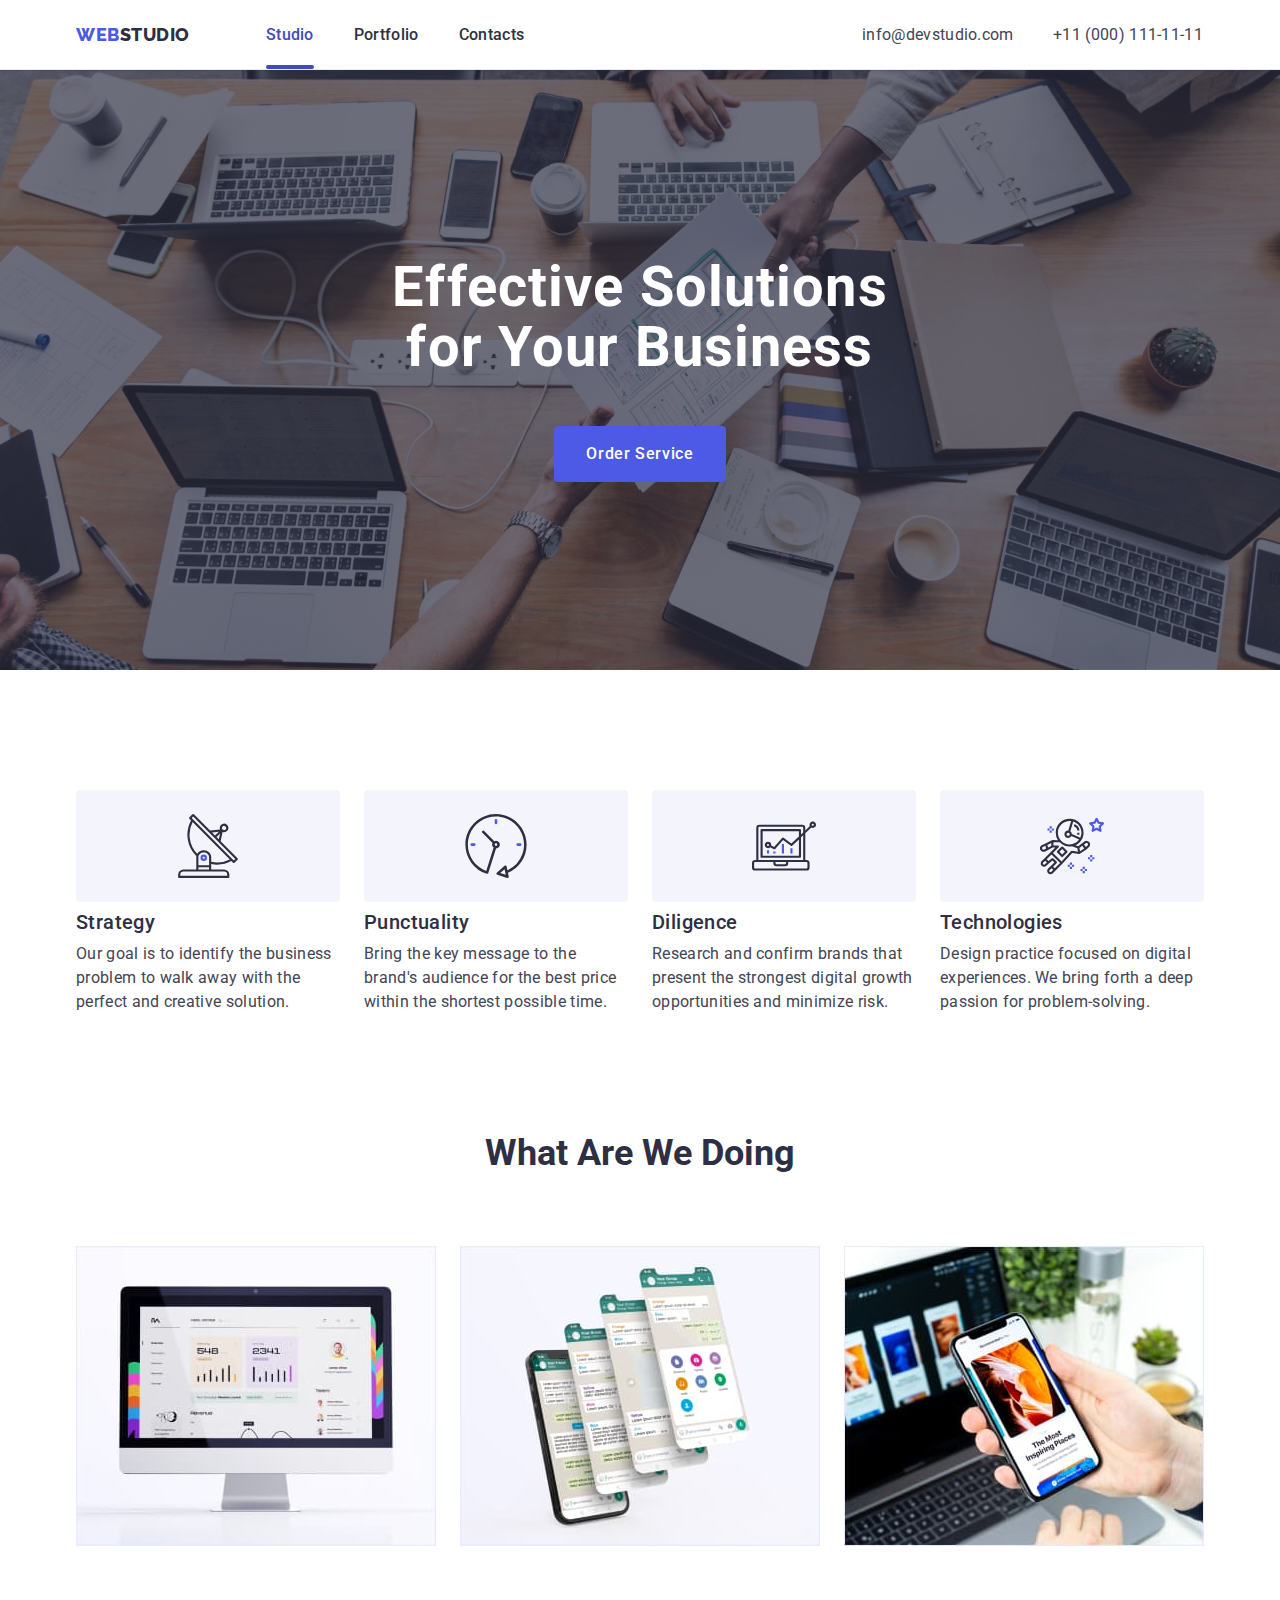
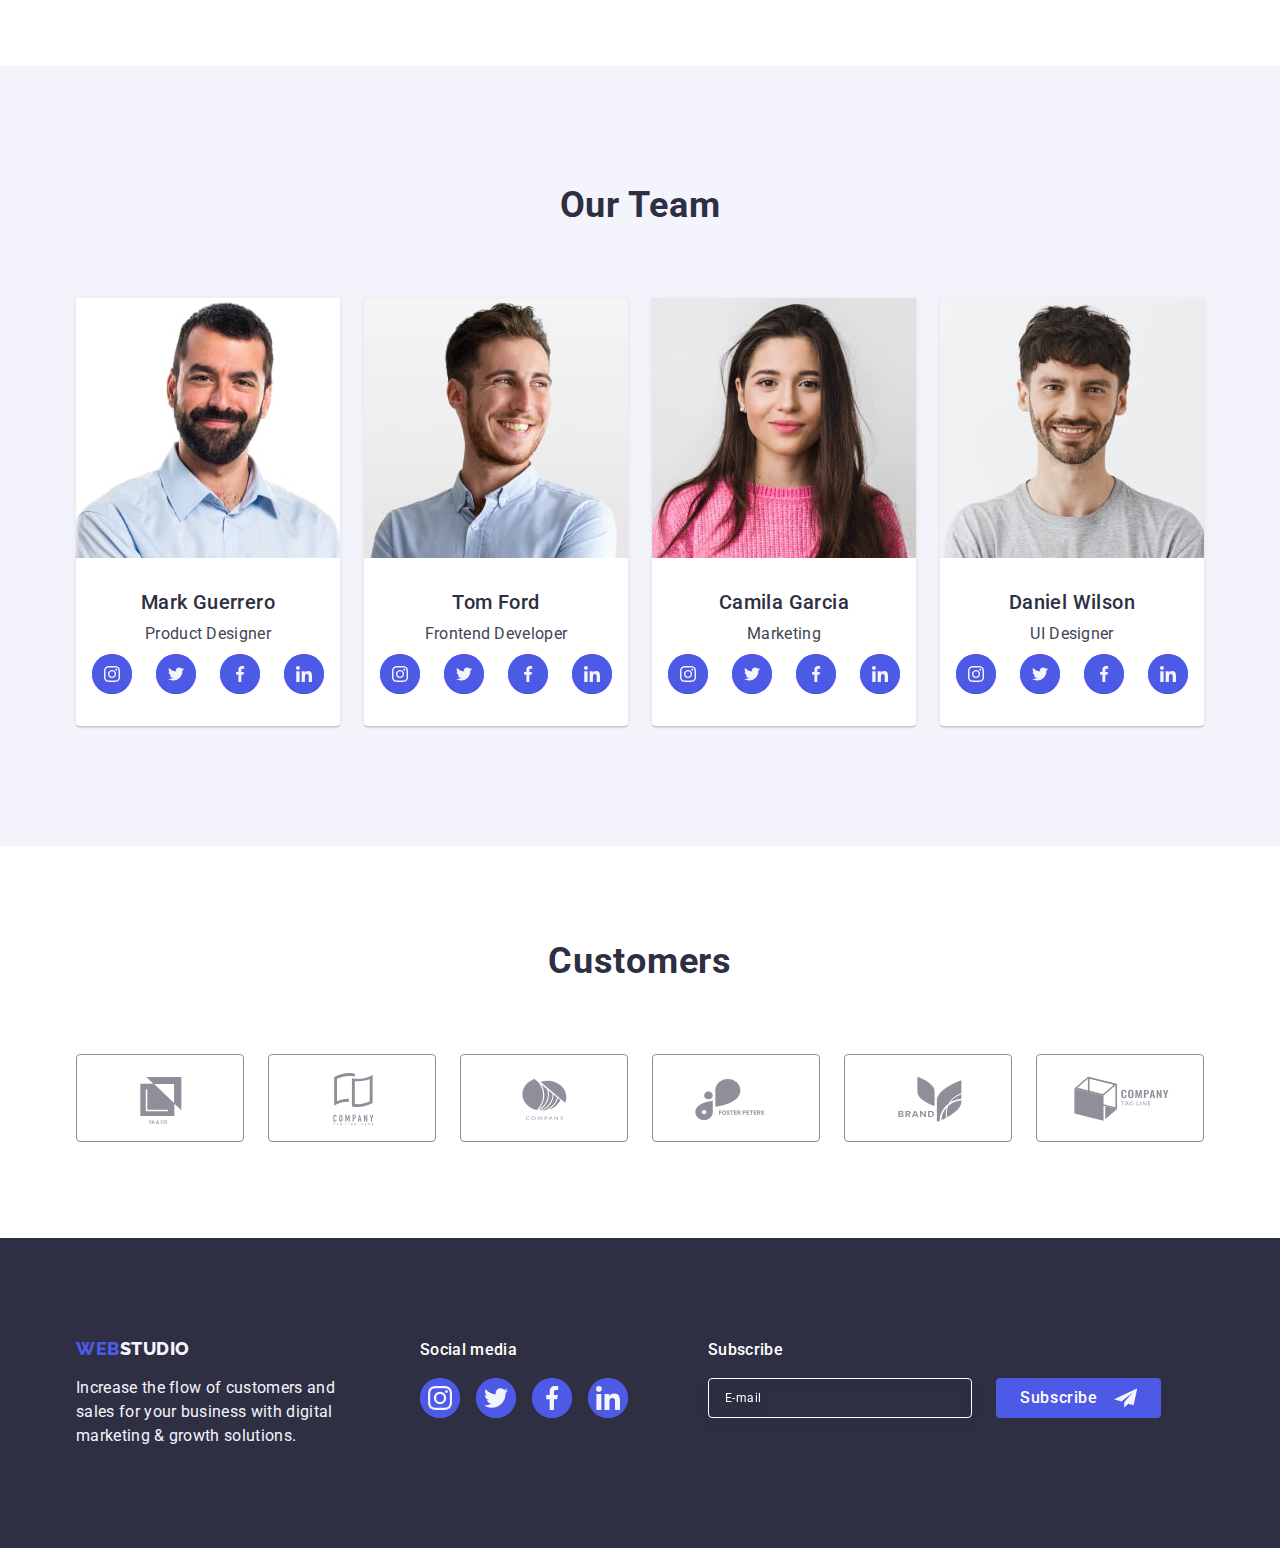
<file: index.html>
<!DOCTYPE html>
<html lang="en">
  <head>
    <meta charset="UTF-8" />
    <meta name="viewport" content="width=device-width, initial-scale=1.0" />
    <title>Studio</title>
    <link rel="preconnect" href="https://fonts.googleapis.com" />
    <link rel="preconnect" href="https://fonts.gstatic.com" crossorigin />
    <link
      href="https://fonts.googleapis.com/css2?family=Raleway:wght@800&family=Roboto:wght@400;500;700;900&display=swap"
      rel="stylesheet"
    />
    <link
      rel="stylesheet"
      href="https://cdn.jsdelivr.net/npm/modern-normalize@2.0.0/modern-normalize.min.css"
    />
    <link rel="stylesheet" href="./css/styles.css" />
    <link rel="stylesheet" href="./css/media.css" />
  </head>
  <body>
    <header class="header">
      <div class="container header-container">
        <nav class="header-navigation">
          <a href="./index.html" class="header-logo link">
            Web<span class="header-logo-web link">Studio</span></a
          >

          <ul class="header-menu-list list">
            <li class="header-menu-item">
              <a class="header-menu-link link current" href="./index.html"
                >Studio</a
              >
            </li>
            <li class="header-menu-item">
              <a class="header-menu-link link" href="./portfolio.html"
                >Portfolio</a
              >
            </li>
            <li class="header-menu-item">
              <a class="header-menu-link link" href="">Contacts</a>
            </li>
          </ul>
        </nav>

        
          <address class="header-address">
            <ul class="header-address-list list">
              <li class="header-address-item">
                <a
                  class="header-address-link link"
                  href="mailto:info@devstudio.com"
                  >info@devstudio.com</a
                >
              </li>
              <li class="header-address-item">
                <a class="header-address-link link" href="tel:+110001111111"
                  >+11 (000) 111-11-11</a
                >
              </li>
            </ul>
          </address>
        
        <button type="button" class="menu-open-btn" data-menu-open>
          <svg class="icon-open-menu" width="32" height="22">
            <use href="./images/icons.svg#icon-charm-menu"></use>
          </svg>
        </button>
      </div>
      <div class="mob-menu is-hidden" data-menu>
        <div header-mob-position-1>
          <button type="button" class="mob-menu-close-btn" data-menu-close>
            <svg class="mob-icon" width="8" height="8">
              <use href="./images/icons.svg#icon-close-black"></use>
            </svg >
          </button>
          <ul class="mob-menu-list list">
              <li class="mob-menu-item">
                <a class="mob-menu-link link " href="./index.html"
                  >Studio</a
                >
              </li>
              <li class="mob-menu-item">
                <a class="mob-menu-link link" href="./portfolio.html"
                  >Portfolio</a
                >
              </li>
              <li class="mob-menu-item">
                <a class="mob-menu-link link" href="">Contacts</a>
              </li>
            </ul>
          </nav>
        </div>
        <div header-mob-position-2>
  
          <address class="mob-address">
            <ul class="mob-address-list list">
              <li class="mob-address-item">
                <a class="mob-address-tell link" href="tel:+110001111111"
                  >+11 (000) 111-11-11</a
                >
              </li>
              <li class="mob-address-item">
                <a
                  class="mob-address-email link"
                  href="mailto:info@devstudio.com"
                  >info@devstudio.com</a
                >
              </li>
              
            </ul>
          </address>
  
           <ul class="header-mob-social-list list">
                    <li class="header-mob-social-item">
                      <a class="header-mob-social-link link" href="">
                        <svg class="header-mob-social-icon" width="24" height="24">
                          <use href="./images/icons.svg#icon-instagram"></use>
                        </svg>
                      </a>
                    </li>
                    <li class="header-mob-social-item">
                      <a class="header-mob-social-link link" href="">
                        <svg class="team-social-icon" width="24" height="24">
                          <use href="./images/icons.svg#icon-twitter"></use>
                        </svg>
                      </a>
                    </li>
                    <li class="header-mob-social-item">
                      <a class="header-mob-social-link link" href="">
                        <svg class="header-mob-social-icon" width="24" height="24">
                          <use href="./images/icons.svg#icon-facebook"></use>
                        </svg>
                      </a>
                    </li>
                    <li class="header-mob-social-item">
                      <a class="header-mob-social-link link" href="">
                        <svg class="header-mob-social-icon" width="24" height="24">
                          <use href="./images/icons.svg#icon-linkedin"></use>
                        </svg>
                      </a>
                    </li>
                  </ul>
            </div>
      </div>
    </header>

    <main>
      <section class="hero">
        <div class="container-hero container">
          <h1 class="hero-title">Effective Solutions for Your Business</h1>
          <button type="button" class="hero-btn" data-modal-open>
            Order Service
          </button>
        </div>
      </section>

      <section class="advantages">
        <div class="container art">
          <h2 class="visually-hidden">advantages</h2>

          <ul class="advantages-list list">
            <li class="advantages-item">
              <div class="advantages-item-top">
                <svg class="advantages-item-icon" width="64" height="64">
                  <use href="./images/icons.svg#icon-antenna"></use>
                </svg>
              </div>
              <h3 class="advantages-item-title">Strategy</h3>
              <p class="advantages-item-text">
                Our goal is to identify the business problem to walk away with
                the perfect and creative solution.
              </p>
            </li>
            <li class="advantages-item">
              <div class="advantages-item-top">
                <svg class="advantages-item-icon" width="64" height="64">
                  <use href="./images/icons.svg#icon-clock"></use>
                </svg>
              </div>
              <h3 class="advantages-item-title">Punctuality</h3>
              <p class="advantages-item-text">
                Bring the key message to the brand's audience for the best price
                within the shortest possible time.
              </p>
            </li>
            <li class="advantages-item">
              <div class="advantages-item-top">
                <svg class="advantages-item-icon" width="64" height="64">
                  <use href="./images/icons.svg#icon-diagram"></use>
                </svg>
              </div>
              <h3 class="advantages-item-title">Diligence</h3>
              <p class="advantages-item-text">
                Research and confirm brands that present the strongest digital
                growth opportunities and minimize risk.
              </p>
            </li>
            <li class="advantages-item">
              <div class="advantages-item-top">
                <svg class="advantages-item-icon" width="64" height="64">
                  <use href="./images/icons.svg#icon-astronaut"></use>
                </svg>
              </div>
              <h3 class="advantages-item-title">Technologies</h3>
              <p class="advantages-item-text">
                Design practice focused on digital experiences. We bring forth a
                deep passion for problem-solving.
              </p>
            </li>
          </ul>
        </div>
      </section>

      <section class="doing">
        <div class="container">
          <h2 class="doing-title">What are we doing</h2>
          <ul class="doing-list list">
            <li class="doing-item">
              <img
                class="doing-img"
                src="./images/doing-img-1.jpg"
                alt="one monitor"
                width="360"
                height="300"
              />
            </li>
            <li class="doing-item">
              <img
                class="doing-img"
                src="./images/doing-img-2.jpg"
                alt="one phone"
                width="360"
                height="300"
              />
            </li>
            <li class="doing-item">
              <img
                class="doing-img"
                src="./images/doing-img-3.jpg"
                alt="one phone and a laptop"
                width="360"
                height="300"
              />
            </li>
          </ul>
        </div>
      </section>

      <section class="team">
        <div class="container">
          <h2 class="team-title">Our Team</h2>
          <ul class="team-list list">
            <li class="team-item">
              <img
                srcset="
                  ./images/team-img-1-1x.jpg 1x,
                  ./images/team-img-1-2x.jpg 2x
                "
                class="team-img"
                src="./images/team-img-1.jpg"
                alt="man's photo"
                width="264"
                height="260"
              />
              <div class="team-container-box">
                <h3 class="team-subtitle">Mark Guerrero</h3>
                <p class="team-caption">Product Designer</p>

                <ul class="social-list-icon list">
                  <li class="social-item">
                    <a class="social-link link" href="">
                      <svg class="team-social-icon" width="16" height="16">
                        <use href="./images/icons.svg#icon-instagram"></use>
                      </svg>
                    </a>
                  </li>
                  <li class="social-item">
                    <a class="social-link link" href="">
                      <svg class="team-social-icon" width="16" height="16">
                        <use href="./images/icons.svg#icon-twitter"></use>
                      </svg>
                    </a>
                  </li>
                  <li class="social-item">
                    <a class="social-link link" href="">
                      <svg class="team-social-icon" width="16" height="16">
                        <use href="./images/icons.svg#icon-facebook"></use>
                      </svg>
                    </a>
                  </li>
                  <li class="social-item">
                    <a class="social-link link" href="">
                      <svg class="team-social-icon" width="16" height="16">
                        <use href="./images/icons.svg#icon-linkedin"></use>
                      </svg>
                    </a>
                  </li>
                </ul>
              </div>
            </li>
            <li class="team-item">
              <img
                srcset="
                  ./images/team-img-2-1x.jpg 1x,
                  ./images/team-img-2-2x.jpg 2x
                "
                class="team-img"
                src="./images/team-img-2.jpg"
                alt="man's photo"
                width="264"
                height="260"
              />
              <div class="team-container-box">
                <h3 class="team-subtitle">Tom Ford</h3>
                <p class="team-caption">Frontend Developer</p>

                <ul class="social-list-icon list">
                  <li class="social-item">
                    <a class="social-link link" href="">
                      <svg class="team-social-icon" width="16" height="16">
                        <use href="./images/icons.svg#icon-instagram"></use>
                      </svg>
                    </a>
                  </li>
                  <li class="social-item">
                    <a class="social-link link" href="">
                      <svg class="team-social-icon" width="16" height="16">
                        <use href="./images/icons.svg#icon-twitter"></use>
                      </svg>
                    </a>
                  </li>
                  <li class="social-item">
                    <a class="social-link link" href="">
                      <svg class="team-social-icon" width="16" height="16">
                        <use href="./images/icons.svg#icon-facebook"></use>
                      </svg>
                    </a>
                  </li>
                  <li class="social-item">
                    <a class="social-link link" href="">
                      <svg class="team-social-icon" width="16" height="16">
                        <use href="./images/icons.svg#icon-linkedin"></use>
                      </svg>
                    </a>
                  </li>
                </ul>
              </div>
            </li>
            <li class="team-item">
              <img
                srcset="
                  ./images/team-img-3-1x.jpg 1x,
                  ./images/team-img-3-2x.jpg 2x
                "
                class="team-img"
                src="./images/team-img-3.jpg"
                alt="girl's photo"
                width="264"
                height="260"
              />
              <div class="team-container-box">
                <h3 class="team-subtitle">Camila Garcia</h3>
                <p class="team-caption">Marketing</p>

                <ul class="social-list-icon list">
                  <li class="social-item">
                    <a class="social-link link" href="">
                      <svg class="team-social-icon" width="16" height="16">
                        <use href="./images/icons.svg#icon-instagram"></use>
                      </svg>
                    </a>
                  </li>
                  <li class="social-item">
                    <a class="social-link link" href="">
                      <svg class="team-social-icon" width="16" height="16">
                        <use href="./images/icons.svg#icon-twitter"></use>
                      </svg>
                    </a>
                  </li>
                  <li class="social-item">
                    <a class="social-link link" href="">
                      <svg class="team-social-icon" width="16" height="16">
                        <use href="./images/icons.svg#icon-facebook"></use>
                      </svg>
                    </a>
                  </li>
                  <li class="social-item">
                    <a class="social-link link" href="">
                      <svg class="team-social-icon" width="16" height="16">
                        <use href="./images/icons.svg#icon-linkedin"></use>
                      </svg>
                    </a>
                  </li>
                </ul>
              </div>
            </li>
            <li class="team-item">
              <img
                srcset="
                  ./images/team-img-4-1x.jpg 1x,
                  ./images/team-img-4-2x.jpg 2x
                "
                class="team-img"
                src="./images/team-img-4.jpg"
                alt="man's photo"
                width="264"
                height="260"
              />

              <div class="team-container-box">
                <h3 class="team-subtitle">Daniel Wilson</h3>
                <p class="team-caption">UI Designer</p>

                <ul class="social-list-icon list">
                  <li class="social-item">
                    <a class="social-link link" href="">
                      <svg class="team-social-icon" width="16" height="16">
                        <use href="./images/icons.svg#icon-instagram"></use>
                      </svg>
                    </a>
                  </li>
                  <li class="social-item">
                    <a class="social-link link" href="">
                      <svg class="team-social-icon" width="16" height="16">
                        <use href="./images/icons.svg#icon-twitter"></use>
                      </svg>
                    </a>
                  </li>
                  <li class="social-item">
                    <a class="social-link link" href="">
                      <svg class="team-social-icon" width="16" height="16">
                        <use href="./images/icons.svg#icon-facebook"></use>
                      </svg>
                    </a>
                  </li>
                  <li class="social-item">
                    <a class="social-link link" href="">
                      <svg class="team-social-icon" width="16" height="16">
                        <use href="./images/icons.svg#icon-linkedin"></use>
                      </svg>
                    </a>
                  </li>
                </ul>
              </div>
            </li>
          </ul>
        </div>
      </section>
      <section class="customers">
        <div class="container">
          <h2 class="customers-title">Customers</h2>

          <ul class="customers-list list">
            <li class="customers-item">
              <a class="customers-item-link" href="./index.html">
                <svg class="customers-item-icon" width="104" height="56">
                  <use href="./images/icons.svg#icon-logo-1"></use>
                </svg>
              </a>
            </li>
            <li class="customers-item">
              <a class="customers-item-link" href="./index.html">
                <svg class="customers-item-icon" width="104" height="56">
                  <use href="./images/icons.svg#icon-logo-2"></use>
                </svg>
              </a>
            </li>
            <li class="customers-item">
              <a class="customers-item-link" href="./index.html">
                <svg class="customers-item-icon" width="104" height="56">
                  <use href="./images/icons.svg#icon-logo-3"></use>
                </svg>
              </a>
            </li>
            <li class="customers-item">
              <a class="customers-item-link" href="./index.html">
                <svg class="customers-item-icon" width="104" height="56">
                  <use href="./images/icons.svg#icon-logo-4"></use>
                </svg>
              </a>
            </li>
            <li class="customers-item">
              <a class="customers-item-link" href="./index.html">
                <svg class="customers-item-icon" width="104" height="56">
                  <use href="./images/icons.svg#icon-logo-5"></use>
                </svg>
              </a>
            </li>
            <li class="customers-item">
              <a class="customers-item-link" href="./index.html">
                <svg class="customers-item-icon" width="104" height="56">
                  <use href="./images/icons.svg#icon-logo-6"></use>
                </svg>
              </a>
            </li>
          </ul>
        </div>
      </section>
    </main>

    <footer class="footer">
      <div class="container footer-container">
        <div class="footer-container-wrap">
          <a class="fotter-link link" href="./index.html"
            >Web<span class="fotter-link-web">Studio</span>
          </a>
          <p class="fotter-caption">
            Increase the flow of customers and sales for your business with
            digital marketing & growth solutions.
          </p>
        </div>

        <div class="container-social-link">
          <p class="media-title">Social media</p>
          <ul class="social-list-iconf list">
            <li class="footer-social-item">
              <a class="social-links link" href="">
                <svg class="fotter-social-icon" width="24" height="24">
                  <use href="./images/icons.svg#icon-instagram"></use>
                </svg>
              </a>
            </li>
            <li class="footer-social-item">
              <a class="social-links link" href="">
                <svg class="fotter-social-icon" width="24" height="24">
                  <use href="./images/icons.svg#icon-twitter"></use>
                </svg>
              </a>
            </li>
            <li class="footer-social-item">
              <a class="social-links link" href="">
                <svg class="fotter-social-icon" width="24" height="24">
                  <use href="./images/icons.svg#icon-facebook"></use>
                </svg>
              </a>
            </li>
            <li class="footer-social-item">
              <a class="social-links link" href="">
                <svg class="fotter-social-icon" width="24" height="24">
                  <use href="./images/icons.svg#icon-linkedin"></use>
                </svg>
              </a>
            </li>
          </ul>
        </div>
        <div class="footer-subscri">
          <p class="footer-subscri-title">Subscribe</p>
          <form class="footer-subscri-form">
            <label aria-label="footer email input" class="footer-label">
              <input
                type="email"
                name="footer-email"
                placeholder="E-mail"
                class="footer-input"
              />
            </label>
            <button type="submit" class="footer-subscri-btn">
              Subscribe
              <svg class="frame fotter-social-icon" width="24" height="24">
                <use href="./images/icons.svg#icon-frame"></use>
              </svg>
            </button>
          </form>
        </div>
      </div>
    </footer>
    <div class="backdrop is-hidden" data-modal>
      <div class="modal">
        <button type="button" class="modal-close-btn" data-modal-close>
          <svg class="backdrop-social-icon" width="8" height="8">
            <use href="./images/icons.svg#icon-close-black"></use>
          </svg>
        </button>
        <p class="modal-title">Leave your contacts and we will call you back</p>
        <form class="modal-form">
          <div class="modal-field">
            <label for="user-name" class="modal-form-label">Name</label>
            <div class="modal-input-wrap">
              <input
                class="modal-form-input"
                type="text"
                name="user-name"
                id="user-name"
              />
              <svg class="modal-icon" width="18" height="24">
                <use href="./images/icons.svg#icon-person-black"></use>
              </svg>
            </div>
          </div>
          <div class="modal-field">
            <label for="user-tel" class="modal-form-label">Phone</label>
            <div class="modal-input-wrap">
              <input
                class="modal-form-input"
                type="tel"
                name="user-tel"
                id="user-tel"
              />
              <svg class="modal-icon" width="18" height="24">
                <use href="./images/icons.svg#icon-phone-black"></use>
              </svg>
            </div>
          </div>
          <div class="modal-field">
            <label for="user-email" class="modal-form-label">Email</label>
            <div class="modal-input-wrap">
              <input
                class="modal-form-input"
                type="email"
                name="user-email"
                id="user-email"
              />
              <svg class="modal-icon" width="18" height="24">
                <use href="./images/icons.svg#icon-email-black"></use>
              </svg>
            </div>
          </div>
          <div class="modal-field-comment">
            <label for="user-comment" class="modal-form-label">Comment</label>
            <textarea
              name="user-comment"
              id="user-comment"
              class="modal-comment"
              placeholder="Text input"
            ></textarea>
          </div>

          <div class="modal-field-checkbox">
            <input
              type="checkbox"
              id="user-privacy"
              name="user-privacy"
              value="true"
              class="modal-check visually-hidden"
            />
            <label for="user-privacy" class="modal-check-text">
              <span class="modal-check-span">
                <svg class="check-icon" width="10" height="8">
                  <use href="./images/icons.svg#icon-policy-click"></use>
                </svg>
              </span>
              I accept the terms and conditions of the
              <a class="modal-check-link" href="">Privacy Policy</a></label
            >
          </div>

          <button class="modal-form-btn" type="submit">Send</button>
        </form>
      </div>
    </div>
    <script src="./js/modal.js"></script>
    <script src="./js/menu.js"></script>

  </body>
</html>
</file>
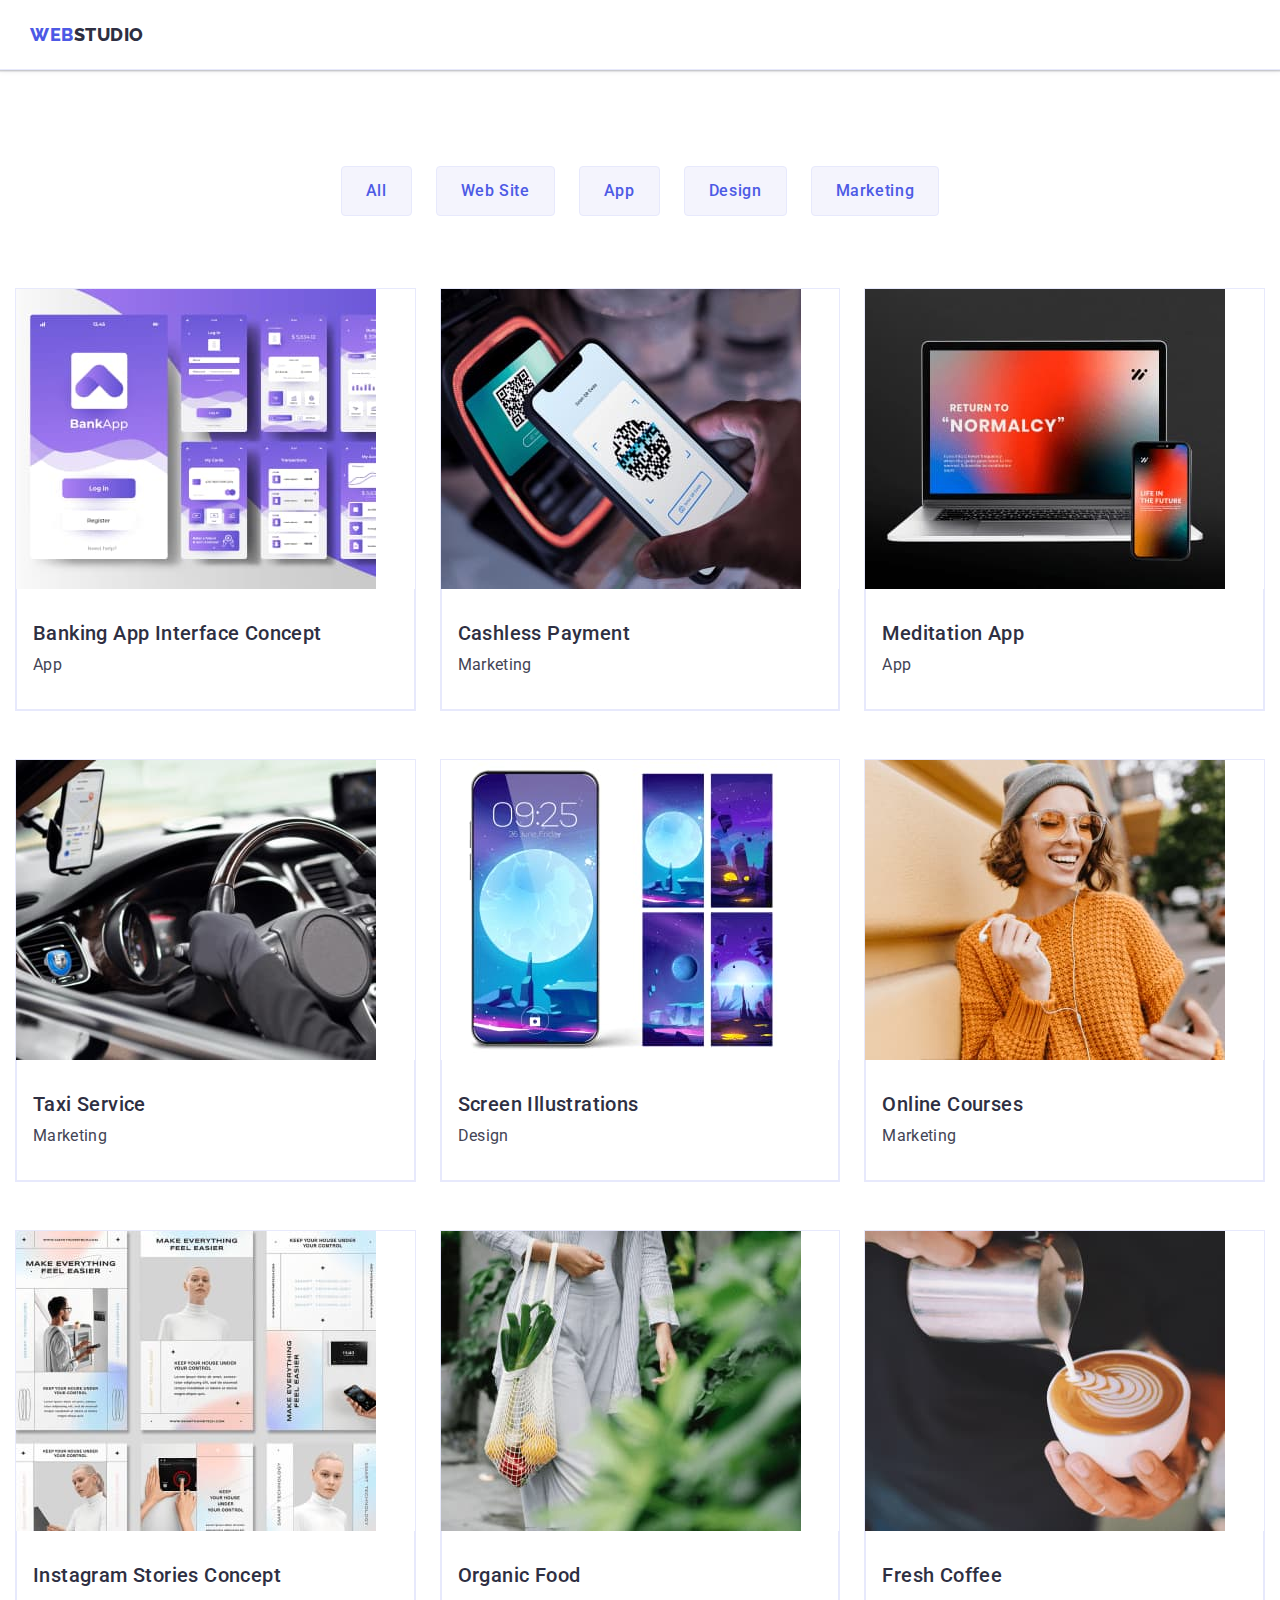
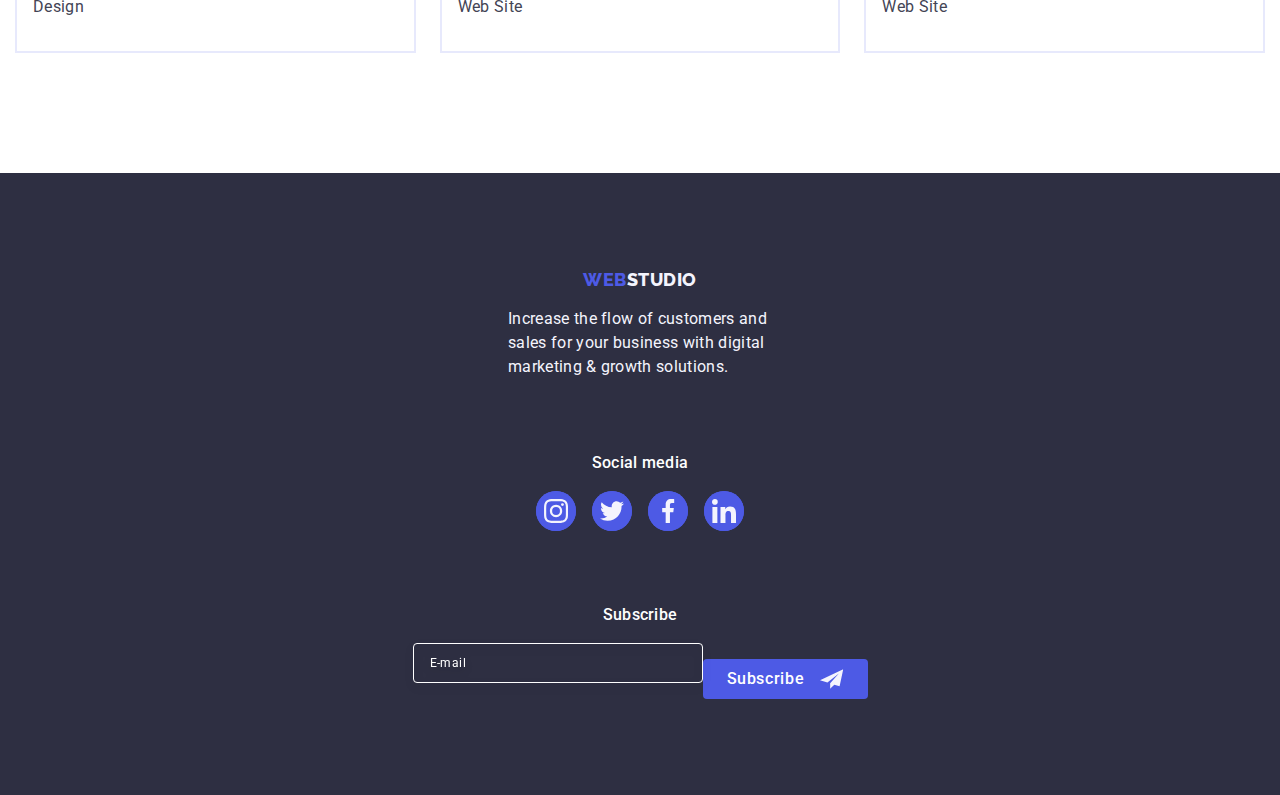
<file: portfolio.html>
<!DOCTYPE html>
<html lang="en">
  <head>
    <meta charset="UTF-8" />
    <meta name="viewport" content="width=device-width, initial-scale=1.0" />
    <title>Studio</title>
    <link rel="preconnect" href="https://fonts.googleapis.com" />
    <link rel="preconnect" href="https://fonts.gstatic.com" crossorigin />
    <link
      href="https://fonts.googleapis.com/css2?family=Raleway:wght@800&family=Roboto:wght@400;500;700;900&display=swap"
      rel="stylesheet"
    />
    <link
      rel="stylesheet"
      href="https://cdn.jsdelivr.net/npm/modern-normalize@2.0.0/modern-normalize.min.css"
    />
    <link rel="stylesheet" href="./css/styles.css" />
  </head>
  <body>
    <header class="header">
      <div class="container header-container">
        <nav class="header-navigation">
          <a href="./index.html" class="header-logo link">
            Web<span class="header-logo-web link">Studio</span></a
          >

          <ul class="header-menu-list list">
            <li class="header-menu-item">
              <a class="header-menu-link link" href="./index.html">Studio</a>
            </li>
            <li class="header-menu-item">
              <a class="header-menu-link link current" href="./portfolio.html"
                >Portfolio</a
              >
            </li>
            <li class="header-menu-item">
              <a class="header-menu-link link" href="">Contacts</a>
            </li>
          </ul>
        </nav>

        <address class="header-address">
          <ul class="header-address-list list">
            <li class="header-address-item">
              <a
                class="header-address-link link"
                href="mailto:info@devstudio.com"
                >info@devstudio.com</a
              >
            </li>
            <li class="header-address-item">
              <a class="header-address-link link" href="tel:+110001111111"
                >+11 (000) 111-11-11</a
              >
            </li>
          </ul>
        </address>
      </div>
    </header>
    <main>
      <section class="portfolio">
        <div class="container">
          <h1 class="visually-hidden">Portfolio</h1>

          <ul class="portfolio-list-btn list">
            <li class="portfolio-item-btn">
              <button type="button" class="portfolio-btn">All</button>
            </li>
            <li class="portfolio-item-btn">
              <button type="button" class="portfolio-btn">Web Site</button>
            </li>
            <li class="portfolio-item-btn">
              <button type="button" class="portfolio-btn">App</button>
            </li>
            <li class="portfolio-item-btn">
              <button type="button" class="portfolio-btn">Design</button>
            </li>
            <li class="portfolio-item-btn">
              <button type="button" class="portfolio-btn">Marketing</button>
            </li>
          </ul>

          <ul class="portfolio-list list">
            <li class="portfolio-item">
              <a class="portfolio-link link" href="">
                <div class="portfolio-cover-wrap">
                  <img
                    src="./images/portfolio-img-1.jpg"
                    alt="Banking App Interface Concept"
                    width="360"
                    height="300"
                    class="portfolio-img"
                  />

                  <p class="portfolio-cover-text">
                    14 Stylish and User-Friendly App Design Concepts · Task
                    Manager App · Calorie Tracker App · Exotic Fruit Ecommerce
                    App · Cloud Storage App
                  </p>
                </div>
                <div class="portfolio-container-wrap">
                  <h2 class="portfolio-item-title">
                    Banking App Interface Concept
                  </h2>
                  <p class="portfolio-item-caption">App</p>
                </div>
              </a>
            </li>
            <li class="portfolio-item">
              <a class="portfolio-link link" href="">
                <div class="portfolio-cover-wrap">
                  <img
                    src="./images/portfolio-img-2.jpg"
                    alt="Banking App Interface Concept"
                    width="360"
                    height="300"
                    class="portfolio-img"
                  />

                  <p class="portfolio-cover-text">
                    14 Stylish and User-Friendly App Design Concepts · Task
                    Manager App · Calorie Tracker App · Exotic Fruit Ecommerce
                    App · Cloud Storage App
                  </p>
                </div>
                <div class="portfolio-container-wrap">
                  <h2 class="portfolio-item-title">Cashless Payment</h2>
                  <p class="portfolio-item-caption">Marketing</p>
                </div>
              </a>
            </li>
            <li class="portfolio-item">
              <a class="portfolio-link link" href="">
                <div class="portfolio-cover-wrap">
                  <img
                    src="./images/portfolio-img-3.jpg"
                    alt="Banking App Interface Concept"
                    width="360"
                    height="300"
                    class="portfolio-img"
                  />

                  <p class="portfolio-cover-text">
                    14 Stylish and User-Friendly App Design Concepts · Task
                    Manager App · Calorie Tracker App · Exotic Fruit Ecommerce
                    App · Cloud Storage App
                  </p>
                </div>
                <div class="portfolio-container-wrap">
                  <h2 class="portfolio-item-title">Meditation App</h2>
                  <p class="portfolio-item-caption">App</p>
                </div>
              </a>
            </li>
            <li class="portfolio-item">
              <a class="portfolio-link link" href="">
                <div class="portfolio-cover-wrap">
                  <img
                    src="./images/portfolio-img-4.jpg"
                    alt="Banking App Interface Concept"
                    width="360"
                    height="300"
                    class="portfolio-img"
                  />

                  <p class="portfolio-cover-text">
                    14 Stylish and User-Friendly App Design Concepts · Task
                    Manager App · Calorie Tracker App · Exotic Fruit Ecommerce
                    App · Cloud Storage App
                  </p>
                </div>
                <div class="portfolio-container-wrap">
                  <h2 class="portfolio-item-title">Taxi Service</h2>
                  <p class="portfolio-item-caption">Marketing</p>
                </div>
              </a>
            </li>
            <li class="portfolio-item">
              <a class="portfolio-link link" href="">
                <div class="portfolio-cover-wrap">
                  <img
                    src="./images/portfolio-img-5.jpg"
                    alt="Banking App Interface Concept"
                    width="360"
                    height="300"
                    class="portfolio-img"
                  />

                  <p class="portfolio-cover-text">
                    14 Stylish and User-Friendly App Design Concepts · Task
                    Manager App · Calorie Tracker App · Exotic Fruit Ecommerce
                    App · Cloud Storage App
                  </p>
                </div>
                <div class="portfolio-container-wrap">
                  <h2 class="portfolio-item-title">Screen Illustrations</h2>
                  <p class="portfolio-item-caption">Design</p>
                </div>
              </a>
            </li>
            <li class="portfolio-item">
              <a class="portfolio-link link" href="">
                <div class="portfolio-cover-wrap">
                  <img
                    src="./images/portfolio-img-6.jpg"
                    alt="Banking App Interface Concept"
                    width="360"
                    height="300"
                    class="portfolio-img"
                  />

                  <p class="portfolio-cover-text">
                    14 Stylish and User-Friendly App Design Concepts · Task
                    Manager App · Calorie Tracker App · Exotic Fruit Ecommerce
                    App · Cloud Storage App
                  </p>
                </div>
                <div class="portfolio-container-wrap">
                  <h2 class="portfolio-item-title">Online Courses</h2>
                  <p class="portfolio-item-caption">Marketing</p>
                </div>
              </a>
            </li>
            <li class="portfolio-item">
              <a class="portfolio-link link" href="">
                <div class="portfolio-cover-wrap">
                  <img
                    src="./images/portfolio-img-7.jpg"
                    alt="Banking App Interface Concept"
                    width="360"
                    height="300"
                    class="portfolio-img"
                  />

                  <p class="portfolio-cover-text">
                    14 Stylish and User-Friendly App Design Concepts · Task
                    Manager App · Calorie Tracker App · Exotic Fruit Ecommerce
                    App · Cloud Storage App
                  </p>
                </div>
                <div class="portfolio-container-wrap">
                  <h2 class="portfolio-item-title">
                    Instagram Stories Concept
                  </h2>
                  <p class="portfolio-item-caption">Design</p>
                </div>
              </a>
            </li>
            <li class="portfolio-item">
              <a class="portfolio-link link" href="">
                <div class="portfolio-cover-wrap">
                  <img
                    src="./images/portfolio-img-8.jpg"
                    alt="Banking App Interface Concept"
                    width="360"
                    height="300"
                    class="portfolio-img"
                  />

                  <p class="portfolio-cover-text">
                    14 Stylish and User-Friendly App Design Concepts · Task
                    Manager App · Calorie Tracker App · Exotic Fruit Ecommerce
                    App · Cloud Storage App
                  </p>
                </div>
                <div class="portfolio-container-wrap">
                  <h2 class="portfolio-item-title">Organic Food</h2>
                  <p class="portfolio-item-caption">Web Site</p>
                </div>
              </a>
            </li>
            <li class="portfolio-item">
              <a class="portfolio-link link" href="">
                <div class="portfolio-cover-wrap">
                  <img
                    src="./images/portfolio-img-9.jpg"
                    alt="Banking App Interface Concept"
                    width="360"
                    height="300"
                    class="portfolio-img"
                  />

                  <p class="portfolio-cover-text">
                    14 Stylish and User-Friendly App Design Concepts · Task
                    Manager App · Calorie Tracker App · Exotic Fruit Ecommerce
                    App · Cloud Storage App
                  </p>
                </div>
                <div class="portfolio-container-wrap">
                  <h2 class="portfolio-item-title">Fresh Coffee</h2>
                  <p class="portfolio-item-caption">Web Site</p>
                </div>
              </a>
            </li>
          </ul>
        </div>
      </section>
    </main>
    <footer class="footer">
      <div class="container footer-container">
        <div class="footer-container-wrap">
          <a class="fotter-link link" href="./index.html"
            >Web<span class="fotter-link-web">Studio</span>
          </a>
          <p class="fotter-caption">
            Increase the flow of customers and sales for your business with
            digital marketing & growth solutions.
          </p>
        </div>

        <div class="container-social-link">
          <p class="media-title">Social media</p>
          <ul class="social-list-iconf list">
            <li class="footer-social-item">
              <a class="social-links link" href="">
                <svg class="fotter-social-icon" width="24" height="24">
                  <use href="./images/icons.svg#icon-instagram"></use>
                </svg>
              </a>
            </li>
            <li class="footer-social-item">
              <a class="social-links link" href="">
                <svg class="fotter-social-icon" width="24" height="24">
                  <use href="./images/icons.svg#icon-twitter"></use>
                </svg>
              </a>
            </li>
            <li class="footer-social-item">
              <a class="social-links link" href="">
                <svg class="fotter-social-icon" width="24" height="24">
                  <use href="./images/icons.svg#icon-facebook"></use>
                </svg>
              </a>
            </li>
            <li class="footer-social-item">
              <a class="social-links link" href="">
                <svg class="fotter-social-icon" width="24" height="24">
                  <use href="./images/icons.svg#icon-linkedin"></use>
                </svg>
              </a>
            </li>
          </ul>
        </div>
        <div class="footer-subscri">
          <p class="footer-subscri-title">Subscribe</p>
          <form class="footer-subscri-form">
            <label aria-label="footer email input" class="footer-label">
              <input
                type="email"
                name="footer-email"
                placeholder="E-mail"
                class="footer-input"
              />
            </label>
            <button type="submit" class="footer-subscri-btn">
              Subscribe
              <svg class="frame fotter-social-icon" width="24" height="24">
                <use href="./images/icons.svg#icon-frame"></use>
              </svg>
            </button>
          </form>
        </div>
      </div>
    </footer>
  </body>
</html>
</file>
<file: css/styles.css>
:root {
  --ocean: #404bbf;
  --green: #31d0aa;
  --slate: #434455;
  --light-slate: #8e8f99;
  --cornflower: #e7e9fc;
  --cloud: #f4f4fd;
  --navy-blue: #2e2f42;
  --grey: #2e2f42;
  --white: #ffffff;
  --dairy: #fcfcfc;
  --iris: #4d5ae5;
}

/**----------------------------RESET START---------------------------*/
body {
  font-family: "Roboto", sans-serif;
  background-color: #ffffff;
  color: #434455;
}

.link {
  text-decoration: none;
}

.list {
  list-style-type: none;
}

* {
  box-sizing: border-box;
}

P,
h1,
h2,
h3,
h4,
h5,
h6 {
  margin-top: 0;
  margin-bottom: 0;
}

ul,
ol {
  padding-left: 0;
  margin-top: 0;
  margin-bottom: 0;
}

img {
  display: block;
  max-width: 100%;
  height: auto;
  /* width: 100%; */
}

.visually-hidden {
  position: absolute;
  width: 1px;
  height: 1px;
  margin: -1px;
  border: 0;
  padding: 0;
  white-space: nowrap;
  clip-path: inset(100%);
  clip: rect(0 0 0 0);
  overflow: hidden;
}

/**----------------------------COMPONENTS STYLES---------------------------*/

.container {
  width: 100%;
  /* width: 1158px; */
  padding-left: 15px;
  padding-right: 15px;
  margin: 0 auto;
  /* outline: 2px solid red; */
}

/**----------------------------HEADER---------------------------*/

.header {
  padding-left: 15px;
  padding-right: 15px;
  border-bottom: 1px solid var(--cornflower, #e7e9fc);
  background: var(--white, #fff);
  box-shadow: 0px 2px 1px rgba(46, 47, 66, 0.08),
    0px 1px 1px rgba(46, 47, 66, 0.16), 0px 1px 6px rgba(46, 47, 66, 0.08);
}

.header-container {
  display: flex;
  align-items: center;
}

.container-hero {
}

.header-navigation {
  display: flex;
  align-items: center;
}

.header-logo {
  color: #4d5ae5;
  font-family: "Raleway", sans-serif;
  font-size: 18px;
  font-weight: 800;
  line-height: 1.17; /* 116.667% */
  letter-spacing: 0.03em;
  text-transform: uppercase;
  margin-right: 120px;
  padding-top: 24px;
  padding-bottom: 24px;
}

.header-logo-web {
  color: #2e2f42;
  text-shadow: 0px 4px 4px 0px rgba(0, 0, 0, 0.25);
  font-family: "Raleway", sans-serif;
  font-size: 18px;
  font-weight: 800;
  line-height: 1.17; /* 116.667% */
  letter-spacing: 0.03em;
  text-transform: uppercase;
}

.header-menu-list {
  display: flex;
  align-items: center;
  gap: 40px;
  display: none;
}

.header-menu-item {
  /* text-align: center; */
}

.header-address-item {
}

.header-menu-link {
  color: var(--navyblue, #2e2f42);
  font-size: 16px;
  font-weight: 500;
  line-height: 1.5; /* 150% */
  letter-spacing: 0.02em;
  padding: 24px 0;
  position: relative;
  transition: color 250ms cubic-bezier(0.4, 0, 0.2, 1);
  margin-left: auto;
}

.header-address-link:hover,
.header-address-link:focus {
  color: var(--ocean, #404bbf);
}

.header-menu-link:hover,
.header-menu-link:focus {
  color: var(--ocean, #404bbf);
}

.current {
  position: relative;
  color: #404bbf;
}
.current:after {
  content: "";
  display: block;
  position: absolute;
  width: 100%;
  height: 4px;
  border-radius: 2px;
  background: var(--ocean, #404bbf);
  bottom: -1px;
}

address {
  font-style: normal;
  margin-left: auto;
}

.header-address {
  display: none;
}

.header-address-list {
  display: flex;
  align-items: center;
  gap: 40px;
}

.header-address-item {
  /* max-width: 153px; */
}

.header-address-link {
  color: var(--slate, #434455);
  font-size: 12px;
  line-height: 1.17; /* 116.667% */
  letter-spacing: 0.04em;
  transition: color 250ms cubic-bezier(0.4, 0, 0.2, 1);
}

/**----------------------------HEADER---------------------------*/

/** ---------------------HEADER MOBIL------------------- */

.menu-open-btn {
  margin-left: auto;
  align-items: center;
  background-color: transparent;
  cursor: pointer;
  border: none;
  padding: 24px 0;
}

.icon-open-menu {
  stroke: #2e2f42;
}

.icon-open-menu :hover {
  stroke: var(--ocean, #404bbf);
}

.icon-open-menu :focus {
  stroke: var(--ocean, #404bbf);
}

.mob-menu {
  position: fixed;
  top: 0;
  left: 0;
  z-index: 20;
  width: 100vw;
  height: 100vh;
  background: var(--white, #fff);
  box-shadow: 0px 1px 6px 0px rgba(46, 47, 66, 0.08),
    0px 1px 1px 0px rgba(46, 47, 66, 0.16),
    0px 2px 1px 0px rgba(46, 47, 66, 0.08);
  padding: 24px 24px 40px 40px;
  display: flex;
  flex-direction: column;
  justify-content: space-between;
  overflow: auto;
}
.mob-menu-close-btn {
  display: block;
  margin-left: auto;
  margin-bottom: 32px;
  top: 24px;
  right: 24px;
  width: 24px;
  height: 24px;
  display: flex;
  align-items: center;
  justify-content: center;
  fill: var(--cornflower, #e7e9fc);
  stroke-width: 1px;
  stroke: rgba(0, 0, 0, 0.1);
  border-radius: 50%;
  background-color: #e7e9fc;
  border: 1px solid rgba(0, 0, 0, 0.1);
  transition: background-color 250ms cubic-bezier(0.4, 0, 0.2, 1),
    border 250ms cubic-bezier(0.4, 0, 0.2, 1);
  cursor: pointer;
}

.mob-menu-close-btn:hover,
.mob-menu-close-btn:focus {
  background-color: var(--ocean);
  fill: var(--white);
  background-color: var(--ocean);
  fill: var(--white);
  border: none;
}

.mob-menu-close-btn {
  fill: #2e2f42;
}
.mob-icon {
}
.mob-menu-list {
}
.list {
}
.mob-menu-item:not(:last-child) {
  margin-bottom: 40px;
}
.mob-menu-link {
  color: var(--navyblue, #2e2f42);
  font-size: 36px;
  font-weight: 700;
  line-height: 1.11; /* 111.111% */
  letter-spacing: 0.02em;
  text-transform: capitalize;
}

.mob-menu-link:hover,
.mob-menu-link:focus {
  color: var(--ocean, #404bbf);
}

.mob-address {
  margin-bottom: 40px;
  flex-shrink: 0;
  display: block;
  max-width: 100%;
}
.mob-address-list {
}
.mob-address-item {
}
.mob-address-tell {
  color: var(--iris, #4d5ae5);
  font-size: 26px;
  font-weight: 700;
  line-height: 1.11; /* 111.111% */
  letter-spacing: 0.02em;
  text-transform: capitalize;
  display: block;
  min-width: 100%;
  margin-bottom: 40px;
}

.header-mob-social-list {
  display: flex;
  gap: 30px;
}
.header-mob-social-item {
  width: 40px;
  height: 40px;
  display: flex;
  align-items: center;
  justify-content: center;
  border-radius: 50%;
  background-color: #4d5ae5;
}

.header-mob-social-link {
  width: 100%;
  height: 100%;
  display: flex;
  background-color: #4d5ae5;
  border-radius: 50%;
  justify-content: center;
  align-items: center;
}

.mob-address-email {
  color: var(--slate, #434455);
  font-size: 20px;
  font-weight: 500;
  line-height: 1.2; /* 120% */
  letter-spacing: 0.02em;
}
.header-mob-social-icon {
  fill: #f4f4fd;
}

/** ---------------------HEADER MOBIL------------------- */

/**----------------------------HERO---------------------------*/

.hero {
  max-width: 1440px;
  background-position: center;
  background-color: var(--navyblue, #2e2f42);
  background-image: linear-gradient(
      rgba(46, 47, 66, 0.7),
      rgba(46, 47, 66, 0.7)
    ),
    url(../images/studio-baner-mob-1x.jpg);
  background-repeat: no-repeat;
  background-size: cover;
  padding-top: 112px;
  padding-bottom: 112px;
  padding-left: 39px;
  padding-right: 39px;
  margin: auto;
}

@media (min-device-pixel-ratio: 2),
  (min-resolution: 192dpi),
  (min-resolution: 2dppx) {
  .hero {
    background-image: linear-gradient(
        rgba(46, 47, 66, 0.7),
        rgba(46, 47, 66, 0.7)
      ),
      url(../images/studio-baner-mob-2x.jpg);
  }
}

.hero-title {
  color: var(--white, #fff);
  text-align: center;
  font-size: 36px;
  line-height: 1.11;
  letter-spacing: 0.02em;
  /* max-width: 212px; */
  margin: auto;
  margin-bottom: 72px;
}

.hero-btn {
  color: var(--white, #fff);
  font-family: "Roboto", sans-serif;
  font-size: 16px;
  font-weight: 500;
  line-height: 1.5; /* 150% */
  letter-spacing: 0.04em;
  background: var(--iris, #4d5ae5);
  cursor: pointer;
  display: block;
  margin: auto;
  padding: 14px 32px;
  border-radius: 4px;
  border: none;
  min-width: 169px;
  height: 56px;
  transition: background-color 250ms cubic-bezier(0.4, 0, 0.2, 1);
}
.hero-btn:hover {
  background-color: #404bbf;
}
.hero-btn:focus {
  background-color: #404bbf;
}
/**----------------------------HERO---------------------------*/

/**----------------------------ADVANTAGES---------------------------*/

.advantages {
  padding-top: 96px;
  padding-bottom: 96px;
}

.advantages-list {
  display: flex;
  flex-wrap: wrap;
  /* padding: 0 16px; */
  gap: 72px;
}

/* .advantages-item {
  width: calc((100% - 24px * 3) / 4);
} */

.advantages-item-top {
  display: none;
}

.advantages-item-title {
  color: var(--navyblue, #2e2f42);
  text-align: center;
  font-size: 36px;

  line-height: 1.11; /* 111.111% */
  letter-spacing: 0.02em;
  text-transform: capitalize;
  margin-bottom: 8px;
}

.advantages-item-text {
  color: var(--slate, #434455);
  align-self: stretch;
  font-size: 16px;
  font-weight: 500;
  line-height: 1.5; /* 150% */
  letter-spacing: 0.02px;
}

/**----------------------------DOING---------------------------*/

.doing {
  background: #fff;
  padding-bottom: 120px;
  display: none;
}
.doing-title {
  color: var(--navyblue, #2e2f42);
  text-align: center;
  font-size: 36px;
  line-height: 1.11; /* 111.111% */
  letter-spacing: 0.02;
  text-transform: capitalize;
  margin-bottom: 72px;
}
.doing-list {
  display: flex;
  gap: 24px;
}

.doing-item {
  width: calc((100% - 24px * 2) / 3);
}
.doing-img {
}

/**----------------------------TEAM---------------------------*/

.team {
  background: var(--cloud, #f4f4fd);
  padding-top: 96px;
  padding-bottom: 96px;
}
.team-title {
  font-size: 36px;
  line-height: 1.11;
  text-align: center;
  letter-spacing: 0.02em;
  text-transform: capitalize;
  color: var(--navyblue, #2e2f42);
  margin-bottom: 72px;
}

.team-list {
  display: flex;
  flex-wrap: wrap;
  justify-content: center;
  gap: 72px;
  /* gap: 24px; */
}

.team-item {
  /* display: block; */
  /* width: calc((100% - 24 * 3) / 4); */
  justify-content: center;
  border-radius: 0px 0px 4px 4px;
  background: var(--white, #fff);
  box-shadow: 0px 2px 1px 0px rgba(46, 47, 66, 0.08),
    0px 1px 1px 0px rgba(46, 47, 66, 0.16),
    0px 1px 6px 0px rgba(46, 47, 66, 0.08);
  background-color: #ffffff;
}

.team-img {
  margin: 0 auto;
}

.team-container-box {
  padding-top: 32px;
  padding-bottom: 32px;
}

.team-subtitle {
  font-weight: 500;
  font-size: 20px;
  line-height: 1.2;
  text-align: center;
  letter-spacing: 0.02em;
  color: var(--navyblue, #2e2f42);
  text-align: center;
  margin-bottom: 8px;
}
.team-caption {
  font-size: 16px;
  line-height: 1.5;
  text-align: center;
  letter-spacing: 0.02em;
  color: var(--slate, #434455);
  text-align: center;
  margin-bottom: 8px;
}

.team-item-link {
  margin: 0 auto;
}

.social-list-icon {
  display: flex;
  justify-content: center;
  gap: 24px;
}

.social-item {
  width: 40px;
  height: 40px;
  display: flex;
  align-items: center;
  justify-content: center;
  border-radius: 50%;
  background-color: #4d5ae5;
}

.social-link:hover {
  background-color: #404bbf;
}

.social-link:focus {
  background-color: #404bbf;
}

.social-link {
  width: 100%;
  height: 100%;
  display: flex;
  background-color: #4d5ae5;
  border-radius: 50%;
  justify-content: center;
  align-items: center;
  transition: background-color 250ms cubic-bezier(0.4, 0, 0.2, 1);
}

.team-social-icon {
  fill: #f4f4fd;
}

/**----------------------------TEAM---------------------------*/

/**----------------------------CUSTOMERS---------------------------*/

.customers {
  background: #fff;
  padding-top: 96px;
  padding-bottom: 96px;
}

.customers-title {
  color: var(--navyblue, #2e2f42);
  text-align: center;
  font-size: 36px;

  line-height: 1.11;
  letter-spacing: 0.02em;
  text-transform: capitalize;
  margin-bottom: 72px;
}
.customers-list {
  display: flex;
  flex-wrap: wrap;
  gap: 72px;
  column-gap: 16px;
  justify-content: center;
}

.customers-item {
  width: 168px;
  height: 88px;

  /* width: calc((100% - 16px) / 2); */
  /* width: calc((100% - 24px * 5) / 6); */
}
.customers-item-link {
  width: 100%;
  height: 100%;
  display: flex;
  align-items: center;
  justify-content: center;
  color: var(--light-slate);
  border-radius: 4px;
  border: 1px solid var(--lightslate, #8e8f99);
  transition: border-color 250ms cubic-bezier(0.4, 0, 0.2, 1),
    color 250ms cubic-bezier(0.4, 0, 0.2, 1);
}

.customers-item-link {
  cursor: pointer;
}

.customers-item-icon {
  fill: currentColor;
}

.customers-item-link:hover,
.customers-item-link:focus {
  border-color: #404bbf;
  color: #404bbf;
}
.Customers-item-icon {
  fill: currentColor;
}
.customers-list {
}

/**----------------------------CUSTOMERS---------------------------*/

/**----------------------------PORTFOLIO---------------------------*/
.portfolio {
  padding-top: 96px;
  padding-bottom: 120px;
}

.portfolio-list {
  display: flex;
  flex-wrap: wrap;
  gap: 24px;
  row-gap: 48px;
}

.portfolio-item {
  border: 1px solid var(--cornflower, #e7e9fc);
  background: var(--white, #fff);
  width: calc((100% - 48px) / 3);
  position: relative;
}

.portfolio-link {
  transition: box-shadow 250ms cubic-bezier(0.4, 0, 0.2, 1);
  display: block;
}

.portfolio-link:hover,
.portfolio-link:focus {
  /* transform: translateY(0%); */
  box-shadow: 0px 1px 6px rgba(46, 47, 66, 0.08),
    0px 1px 1px rgba(46, 47, 66, 0.16), 0px 2px 1px rgba(46, 47, 66, 0.08);
}

.portfolio-cover-wrap {
  position: relative;
  overflow: hidden;
}

.portfolio-img {
}

/* .portfolio-cover {
  position: absolute;
  top: 0;
  width: 360px;
  height: 300px;
  flex-shrink: 0;
  background: var(--iris, #4d5ae5);
  height: 100%;
  display: flex;
  align-items: center;
  transform: translateY(100%);
  transition: transform 250ms cubic-bezier(0.4, 0, 0.2, 1);
} */

.portfolio-cover-text {
  position: absolute;
  top: 0;
  font-size: 16px;
  line-height: 1.5; /* 150% */
  letter-spacing: 0.02em;
  color: #f4f4fd;
  padding: 40px 32px;
  background-color: #4d5ae5;
  height: 100%;
  width: 100%;
  transform: translateY(100%);
  transition: transform 250ms cubic-bezier(0.4, 0, 0.2, 1);
}
.portfolio-link:hover .portfolio-cover-text,
.portfolio-link:focus .portfolio-cover-text {
  transform: translateY(0%);
}

.portfolio-container-wrap {
  padding: 32px 16px;
  border: 1px solid #e7e9fc;
  border-top: none;
}

.portfolio-list-btn {
  display: flex;
  justify-content: center;
  gap: 24px;
  margin-bottom: 72px;
}

.portfolio-btn {
  color: var(--iris, #4d5ae5);
  background-color: #f4f4fd;
  font-family: "Roboto", sans-serif;
  font-size: 16px;
  font-weight: 500;
  line-height: 1.5; /* 150% */
  letter-spacing: 0.04em;
  cursor: pointer;

  border-radius: 4px;
  padding: 12px 24px;
  border: 1px solid var(--cornflower, #e7e9fc);
  transition: color 250ms cubic-bezier(0.4, 0, 0.2, 1),
    background-color 250ms cubic-bezier(0.4, 0, 0.2, 1),
    border-color 250ms cubic-bezier(0.4, 0, 0.2, 1),
    box-shadow 250ms cubic-bezier(0.4, 0, 0.2, 1);
}

.portfolio-btn:hover,
.portfolio-btn:focus {
  color: #ffffff;
  background-color: #404bbf;
  border: 1px solid transparent;
  box-shadow: 0px 3px 1px rgba(0, 0, 0, 0.1), 0px 2px 1px rgba(0, 0, 0, 0.08),
    0px 2px 2px rgba(0, 0, 0, 0.12);
}

.portfolio-item-title {
  color: var(--navyblue, #2e2f42);
  font-family: Roboto;
  font-size: 20px;
  font-weight: 500;
  line-height: 1.2;
  letter-spacing: 0.02em;
  margin-bottom: 8px;
}

.portfolio-item-caption {
  color: var(--slate, #434455);
  font-family: Roboto;
  font-size: 16px;
  line-height: 1.5;
  letter-spacing: 0.02em;
}

/**----------------------------PORTFOLIO---------------------------*/

/**----------------------------FOOTER---------------------------*/
.footer {
  background: #2e2f42;
  padding: 96px 0;
  display: flex;
  margin: 0;
  /* padding-top: 100px;
  padding-bottom: 100px; */
}

.footer-container {
  flex-wrap: wrap;
  margin: 0 auto;
}

.footer-container-wrapt {
  margin-bottom: 72px;
  align-items: center;
  justify-content: center;
}

.fotter-link {
  color: var(--iris, #4d5ae5);
  font-family: "Raleway", sans-serif;
  font-size: 18px;
  font-weight: 800;
  line-height: 1.17;
  letter-spacing: 0.03em;
  text-transform: uppercase;
  display: inline-block;
  display: flex;
  margin: auto;
  justify-content: center;
  margin-bottom: 17px;
}

.fotter-link-web {
  color: #f4f4fd;
}

.fotter-caption {
  color: var(--cloud, #f4f4fd);
  font-size: 16px;
  line-height: 1.5;
  letter-spacing: 0.02em;
  max-width: 264px;
  display: flex;
  margin: auto;
  justify-content: center;
  margin-bottom: 72px;
}

/* .footer-container {
  display: flex;
  padding: 0;
  align-items: baseline;
} */

/* .footer-container-wrap {
  margin-right: 120px;
} */

.container-social-link {
  display: flex;
  flex-direction: column;
  margin-bottom: 72px;
  /* max-width: 208px; */
  /* outline: 2px solid red; */
  /* margin-left: 120px; */
}

.media-title {
  color: var(--white, #fff);
  font-size: 16px;
  font-weight: 500;
  line-height: 1.5;
  letter-spacing: 0.02em;
  display: flex;
  margin: auto;
  justify-content: center;
  margin-bottom: 16px;
}

.social-list-iconf {
  /* max-width: 208px; */
  display: flex;
  justify-content: center;
  gap: 16px;
}

.footer-social-item {
  width: 40px;
  height: 40px;
  display: flex;
  align-items: center;
  justify-content: center;
  border-radius: 50%;
  background-color: #4d5ae5;
  transition: background-color 250ms cubic-bezier(0.4, 0, 0.2, 1);
}

.social-links {
  width: 100%;
  height: 100%;
  display: flex;
  background-color: #4d5ae5;
  border-radius: 50%;
  display: flex;
  justify-content: center;
  align-items: center;
  transition: background-color 250ms cubic-bezier(0.4, 0, 0.2, 1);
}

.social-links:hover,
.social-links:focus {
  background-color: #31d0aa;
  background-color: #31d0aa;
}

.fotter-social-icon {
  transition: fill 250ms cubic-bezier(0.4, 0, 0.2, 1),
    color 250ms cubic-bezier(0.4, 0, 0.2, 1);
}

.fotter-social-icon {
  fill: #f4f4fd;
}

.footer-subscri {
  /* margin-left: 80px; */
  /* width: 100%; */
  /* display: block; */
  /* margin: 0 auto; */
  margin-right: auto;
}

.footer-subscri-title {
  color: var(--white, #fff);
  font-size: 16px;
  font-weight: 500;
  line-height: 1.5; /* 150% */
  letter-spacing: 0.02em;
  display: flex;
  margin: auto;
  justify-content: center;
  margin-bottom: 16px;
}

.footer-subscri-form {
  /* display: flex;
  gap: 24px; */
  display: flex;
  flex-wrap: wrap;
  margin: 0 auto;
  justify-content: center;
}

.footer-label {
  /* margin-right: 24px; */
}

.footer-input {
  width: 290px;
  height: 40px;
  padding-left: 16px;
  padding-right: 16px;
  font-size: 12px;
  line-height: 1.5;
  border: 1px solid #ffffff;
  border-radius: 4px;
  background-color: transparent;
  color: #ffffff;
  letter-spacing: 0.04em;
  outline: transparent;
  filter: drop-shadow(0px 4px 4px rgba(0, 0, 0, 0.15));
  transition: border-color 250ms cubic-bezier(0.4, 0, 0.2, 1);
}

.footer-input::placeholder {
  font-size: 12px;
  line-height: 2; /* 200% */
  letter-spacing: 0.04em;
  /* color: var(--navyblue-modal, rgba(46, 47, 66, 0.4)); */
  color: var(--white, #fff);
}

.footer-input:focus {
  border-color: #4d5ae5;
}

.footer-subscri-btn {
  display: inline-flex;
  padding: 8px 24px;
  min-width: 165px;
  height: 40px;
  justify-content: center;
  align-items: center;
  border-radius: 4px;
  background: var(--iris, #4d5ae5);
  color: var(--white, #fff);
  text-align: center;
  font-size: 16px;
  font-weight: 500;
  line-height: 1.5; /* 150% */
  letter-spacing: 0.04em;
  border: none;
  cursor: pointer;
  margin-top: 16px;
  max-width: 165px;
}

.frame {
  margin-left: 16px;
}

/**----------------------------FOOTER---------------------------*/

/**----------------------------BACKDROP---------------------------*/

.backdrop {
  position: fixed;
  width: 100%;
  height: 100%;
  background: var(--navyblue-modal, rgba(46, 47, 66, 0.4));
  top: 0;
  left: 0;
  transition: opacity 250ms cubic-bezier(0.4, 0, 0.2, 1),
    visibility 250ms cubic-bezier(0.4, 0, 0.2, 1);
}

.modal {
  position: absolute;
  top: 50%;
  left: 50%;
  transform: translate(-50%, -50%);
  width: 295px;
  min-height: 584px;
  border-radius: 4px;
  background: var(--dairy, #fcfcfc);
  box-shadow: 0px 2px 1px 0px rgba(0, 0, 0, 0.2),
    0px 1px 3px 0px rgba(0, 0, 0, 0.12), 0px 1px 1px 0px rgba(0, 0, 0, 0.14);
  transition: transform 250ms cubic-bezier(0.4, 0, 0.2, 1);
  /* padding: 24px;
  padding-top: 72px; */
  padding: 72px 16px 24px 16px;
}

.modal-close-btn {
  position: absolute;
  padding: 0;
  top: 24px;
  right: 24px;
  width: 24px;
  height: 24px;
  display: flex;
  align-items: center;
  justify-content: center;
  fill: var(--cornflower, #e7e9fc);
  stroke-width: 1px;
  stroke: rgba(0, 0, 0, 0.1);
  border-radius: 50%;
  /* border: none; */
  background-color: #e7e9fc;
  border: 1px solid rgba(0, 0, 0, 0.1);
  transition: background-color 250ms cubic-bezier(0.4, 0, 0.2, 1),
    border 250ms cubic-bezier(0.4, 0, 0.2, 1);
  cursor: pointer;
}

.modal-close-btn:hover,
.modal-close-btn:focus {
  background-color: var(--ocean);
  fill: var(--white);
  background-color: var(--ocean);
  fill: var(--white);
  border: none;
}

.modal-close-btn {
  fill: #2e2f42;
}

.backdrop-social-icon:hover,
.backdrop-social-icon:focus {
  fill: var(--white);
  fill: var(--white);
}

.backdrop-social-icon {
  transition: fill 250ms cubic-bezier(0.4, 0, 0.2, 1);
}

.is-hidden {
  opacity: 0;
  visibility: hidden;
  pointer-events: none;
}
.modal-title {
  color: var(--navyblue, #2e2f42);
  text-align: center;
  font-size: 16px;
  font-weight: 500;
  line-height: 1.5; /* 150% */
  letter-spacing: 0.02em;
  margin-bottom: 16px;
}

.modal-form {
}

.modal-field {
  margin-bottom: 8px;
}

.modal-form-label {
  display: flex;
  display: block;
  margin-bottom: 4px;
  flex-direction: column;
  color: var(--lightslate, #8e8f99);
  font-size: 12px;
  line-height: 1.17; /* 116.667% */
  letter-spacing: 0.04em;
}

.modal-form-input {
  width: 100%;
  height: 40px;
  /* margin-top: 4px; */
  padding-left: 38px;
  padding-right: 24px;
  background-color: transparent;
  border-radius: 4px;
  border: 1px solid var(--navyblue-modal, rgba(46, 47, 66, 0.4));
  outline: transparent;
  transition: border-color 250ms cubic-bezier(0.4, 0, 0.2, 1);
}

.modal-form-input:focus {
  border-color: #4d5ae5;
}
.modal-form-input:focus + .modal-icon {
  fill: #4d5ae5;
  transition: fill 250ms cubic-bezier(0.4, 0, 0.2, 1);
}

.modal-field-comment {
  margin-bottom: 16px;
}

.modal-input-wrap {
  position: relative;
}

.modal-icon {
  fill: #2e2f42;
  position: absolute;
  left: 16px;
  top: 50%;
  transform: translateY(-50%);
}

.modal-comment {
  width: 100%;
  height: 120px;
  border-radius: 4px;
  border: 1px solid var(--navyblue-modal, rgba(46, 47, 66, 0.4));
  background-color: transparent;
  outline: transparent;
  color: var(--navyblue-modal, rgba(46, 47, 66, 0.4));
  /* Small Text */
  font-size: 12px;
  line-height: 1.17; /* 116.667% */
  letter-spacing: 0.04em;
  padding: 8px 16px;
  resize: none;
  transition: border-color 250ms cubic-bezier(0.4, 0, 0.2, 1);
}

.modal-comment:focus {
  border-color: #4d5ae5;
}

.modal-field-checkbox {
  margin-bottom: 24px;
}

.modal-check:checked + .modal-check-text span {
  background-color: #404bbf;
  border: none;
  fill: var(--cloud, #f4f4fd);
  transition: background-color 250ms cubic-bezier(0.4, 0, 0.2, 1),
    border 250ms cubic-bezier(0.4, 0, 0.2, 1);
}

.modal-check:focus + .modal-check-text span {
  border-color: #404bbf;
  transition: border 250ms cubic-bezier(0.4, 0, 0.2, 1);
}

.modal-check-text {
  color: var(--lightslate, #8e8f99);
  /* Small Text */
  font-size: 9px;
  line-height: 1.17; /* 116.667% */
  letter-spacing: 0.04em;

  align-items: center;
}

.modal-check-span {
  width: 16px;
  height: 16px;
  border-radius: 2px;
  border: 1px solid var(--navyblue-modal, rgba(46, 47, 66, 0.4));
  margin-right: 8px;
  display: inline-flex;
  align-items: center;
  justify-content: center;
  fill: transparent;
  transition: background-color 250ms cubic-bezier(0.4, 0, 0.2, 1),
    border 250ms cubic-bezier(0.4, 0, 0.2, 1),
    fill 250ms cubic-bezier(0.4, 0, 0.2, 1);
}

.modal-check-link {
  color: var(--iris, #4d5ae5);
  /* Link Text */
  font-size: 9px;
  line-height: 1.3;
  letter-spacing: 0.04em;
  text-decoration-line: underline;
  /* margin-left: 5px; */
  /* transition: color 250ms cubic-bezier(0.4, 0, 0.2, 1); */
}

/* .modal-check-link :hover,
.modal-form-btn:focus {
  color: #404bbf;
} */

.modal-form-btn {
  color: var(--white, #fff);
  text-align: center;
  font-size: 16px;
  font-weight: 500;
  line-height: 1.5; /* 150% */
  letter-spacing: 0.04em;
  width: 105px;
  border-radius: 4px;
  background: var(--iris, #4d5ae5);
  box-shadow: 0px 4px 4px 0px rgba(0, 0, 0, 0.15);
  padding: 16px 32px;
  border: none;
  display: block;
  margin: auto;
  cursor: pointer;
  min-width: 169px;
  height: 56px;
  transition: background-color 250ms cubic-bezier(0.4, 0, 0.2, 1);
}

/* .bt {
  margin-top: 16px;
  margin-bottom: 24px;
} */

.modal-form-btn:hover,
.modal-form-btn:focus {
  background-color: #404bbf;
}

/**----------------------------BACKDROP---------------------------*/
</file>
<file: css/media.css>
/**----------------------------428px---------------------------*/

@media screen and (min-width: 428px) {
  .container {
    max-width: 428px;
  }

  .hero-title {
  }

  .mob-address-tell {
    font-size: 36px;
  }

  .header-mob-social-list {
    gap: 56px;
  }

  .modal {
    width: 392px;
  }

  .modal-check-text {
    font-size: 12px;
  }

  .modal-check-link {
    font-size: 12px;
    margin-left: 5px;
  }

  .footer-input {
    width: 398px;
  }
}

/* .customers-item {
  width: 190px;
} */

@media screen and (min-width: 768px) {
  .container {
    max-width: 767px;
    padding-left: 16px;
    padding-right: 16px;
  }

  .modal {
    width: 408px;
    padding: 72px 24px 24px;
  }

  .header-menu-list {
    display: block;
    display: flex;
    align-items: center;
    justify-content: center;
  }

  .header-address {
    display: block;
  }

  .header-address-list {
    display: flex;
    flex-direction: column;
    gap: 12px;
  }

  .header-address-item {
    width: 119px;
    height: 14px;
    flex-shrink: 0;
  }

  .menu-open-btn {
    display: none;
  }

  .hero {
    padding-left: 121px;
    padding-right: 121px;
    background-image: linear-gradient(
        rgba(46, 47, 66, 0.7),
        rgba(46, 47, 66, 0.7)
      ),
      url(../images/studio-baner-tab-1x.jpg);
  }

  @media (min-device-pixel-ratio: 2),
    (min-resolution: 192dpi),
    (min-resolution: 2dppx) {
    .hero {
      background-image: linear-gradient(
          rgba(46, 47, 66, 0.7),
          rgba(46, 47, 66, 0.7)
        ),
        url(../images/studio-baner-tab-2x.jpg);
    }
  }

  .hero-title {
    font-size: 56px;
    line-height: 1.07;

    margin-bottom: 36px;
  }

  .customers-list {
    gap: 72px 24px;
  }
  /**----------------------------ADVANTAGES---------------------------*/

  .advantages-list {
    gap: 72px 24px;
  }

  .advantages-item-top {
    display: none;
  }

  .advantages-item {
    width: calc((100% - 24px) / 2);
  }

  .advantages-item-title {
    text-align: left;
    width: 264px;
  }

  .advantages-item-text {
  }

  .doing {
    display: none;
  }
  /**----------------------------TEAM---------------------------*/

  .team .container,
  .customers .container,
  .footer .container {
    width: 584px;
  }

  .team-img {
    margin: 0 auto;
  }

  .team-list {
    width: 100%;
    padding: 0;
    gap: 64px 24px;
  }

  .team-item {
    width: calc((100% - 24px) / 2);
  }

  /**----------------------------FOOTER---------------------------*/

  .footer-container {
    margin: 0 auto;
    display: flex;
    align-items: baseline;
  }

  .footer-container-wrapt {
  }

  .fotter-link {
    justify-content: left;
  }

  .container-social-link {
    margin-left: 24px;
  }

  .media-title {
    justify-content: left;
    margin: 0;
    margin-bottom: 16px;
  }

  .footer-subscri-title {
    justify-content: left;
  }

  .footer-label {
    margin-right: 24px;
  }

  .footer-subscri-form {
    left: 0;
  }

  .footer-input {
    width: 264px;
  }

  .footer-subscri-btn {
    margin: 0;
  }
}

/**---------------------------1158px----------------------------*/
@media screen and (min-width: 1158px) {
  .container {
    max-width: 1158px;
    padding-left: 15px;
    padding-right: 15px;
    margin: 0 auto;
  }

  .header-logo {
    margin-right: 76px;
  }

  .header-address-list {
    display: flex;
    flex-direction: row;
    justify-content: center;
    gap: 40px;
  }

  .header-address-item {
    width: 151px;
    height: 24px;
  }

  .header-address-link {
    color: var(--slate, #434455);
    font-size: 16px;
    line-height: 1.5;
    letter-spacing: 0.02em;
    font-style: normal;
    margin: 0;
    padding-left: 0;
    text-align: left;
  }

  .hero {
    padding-top: 188px;
    padding-bottom: 188px;
    background-image: linear-gradient(
        rgba(46, 47, 66, 0.7),
        rgba(46, 47, 66, 0.7)
      ),
      url(../images/studio-baner-1x.jpg);
  }

  @media (min-device-pixel-ratio: 2),
    (min-resolution: 192dpi),
    (min-resolution: 2dppx) {
    .hero {
      background-image: linear-gradient(
          rgba(46, 47, 66, 0.7),
          rgba(46, 47, 66, 0.7)
        ),
        url(../images/studio-baner-2x.jpg);
    }
  }

  .hero-title {
    font-size: 56px;
    line-height: 1.07; /* 107.143% */
    max-width: 496px;
    margin: auto;
    margin-bottom: 48px;
  }

  .advantages-item {
    width: calc((100% - 72px) / 4);
  }

  .advantages-item-top {
    width: 100%;
    height: 112px;
    display: flex;
    align-items: center;
    justify-content: center;
    border-radius: 4px;
    background: var(--cloud, #f4f4fd);
    margin-bottom: 8px;
  }

  .advantages-item-title {
    color: var(--navyblue, #2e2f42);
    font-size: 20px;
    font-weight: 500;
    line-height: 1.2; /* 120% */
    letter-spacing: 0.02em;
    margin-bottom: 8px;
  }
  .advantages-item-text {
    color: var(--slate, #434455);
    font-size: 16px;
    line-height: 1.5; /* 150% */
    letter-spacing: 0.02em;
    font-weight: 400;
  }

  .advantages {
    padding-top: 120px;
    padding-bottom: 120px;
  }

  .doing {
    display: block;
  }

  /**----------------------------TEAM---------------------------*/

  .team .container {
    width: 100%;
  }

  .team {
    padding-top: 120px;
    padding-bottom: 120px;
  }
  .team-list {
    gap: 24px;
  }

  .team-item {
    width: calc((100% - 3 * 24px) / 4);
  }

  /**----------------------------CUSTOMERS---------------------------*/

  .customers .container {
    width: 100%;
  }

  /**----------------------------FOOTER---------------------------*/

  .footer {
    padding-top: 100px;
    padding-bottom: 100px;
    display: flex;
  }

  .footer .container {
    display: flex;
    /* padding: 0; */
    align-items: baseline;
    width: 100%;
  }

  .footer-container-wrapt {
    margin-right: 120px;
    margin-bottom: 0;
  }

  .footer-subscri {
    width: 453px;
    margin-left: 80px;
    /* margin: 0; */
  }

  .footer-subscri-title {
    text-align: left;
  }

  .footer-label {
    margin-right: 0;
  }

  .fotter-caption {
    margin: 0;
  }

  .container-social-link {
    width: 208px;
    height: 80px;
    margin-left: 80px;
    margin-bottom: 0;
  }

  .footer-subscri-form {
    display: flex;
    flex-wrap: nowrap;

    gap: 24px;
    width: 264px;
  }

  .container-social-link {
    /* margin: 0; */
  }

  .footer-label {
    text-align: left;
  }

  .footer-input {
    width: 264px;
  }
}
</file>
